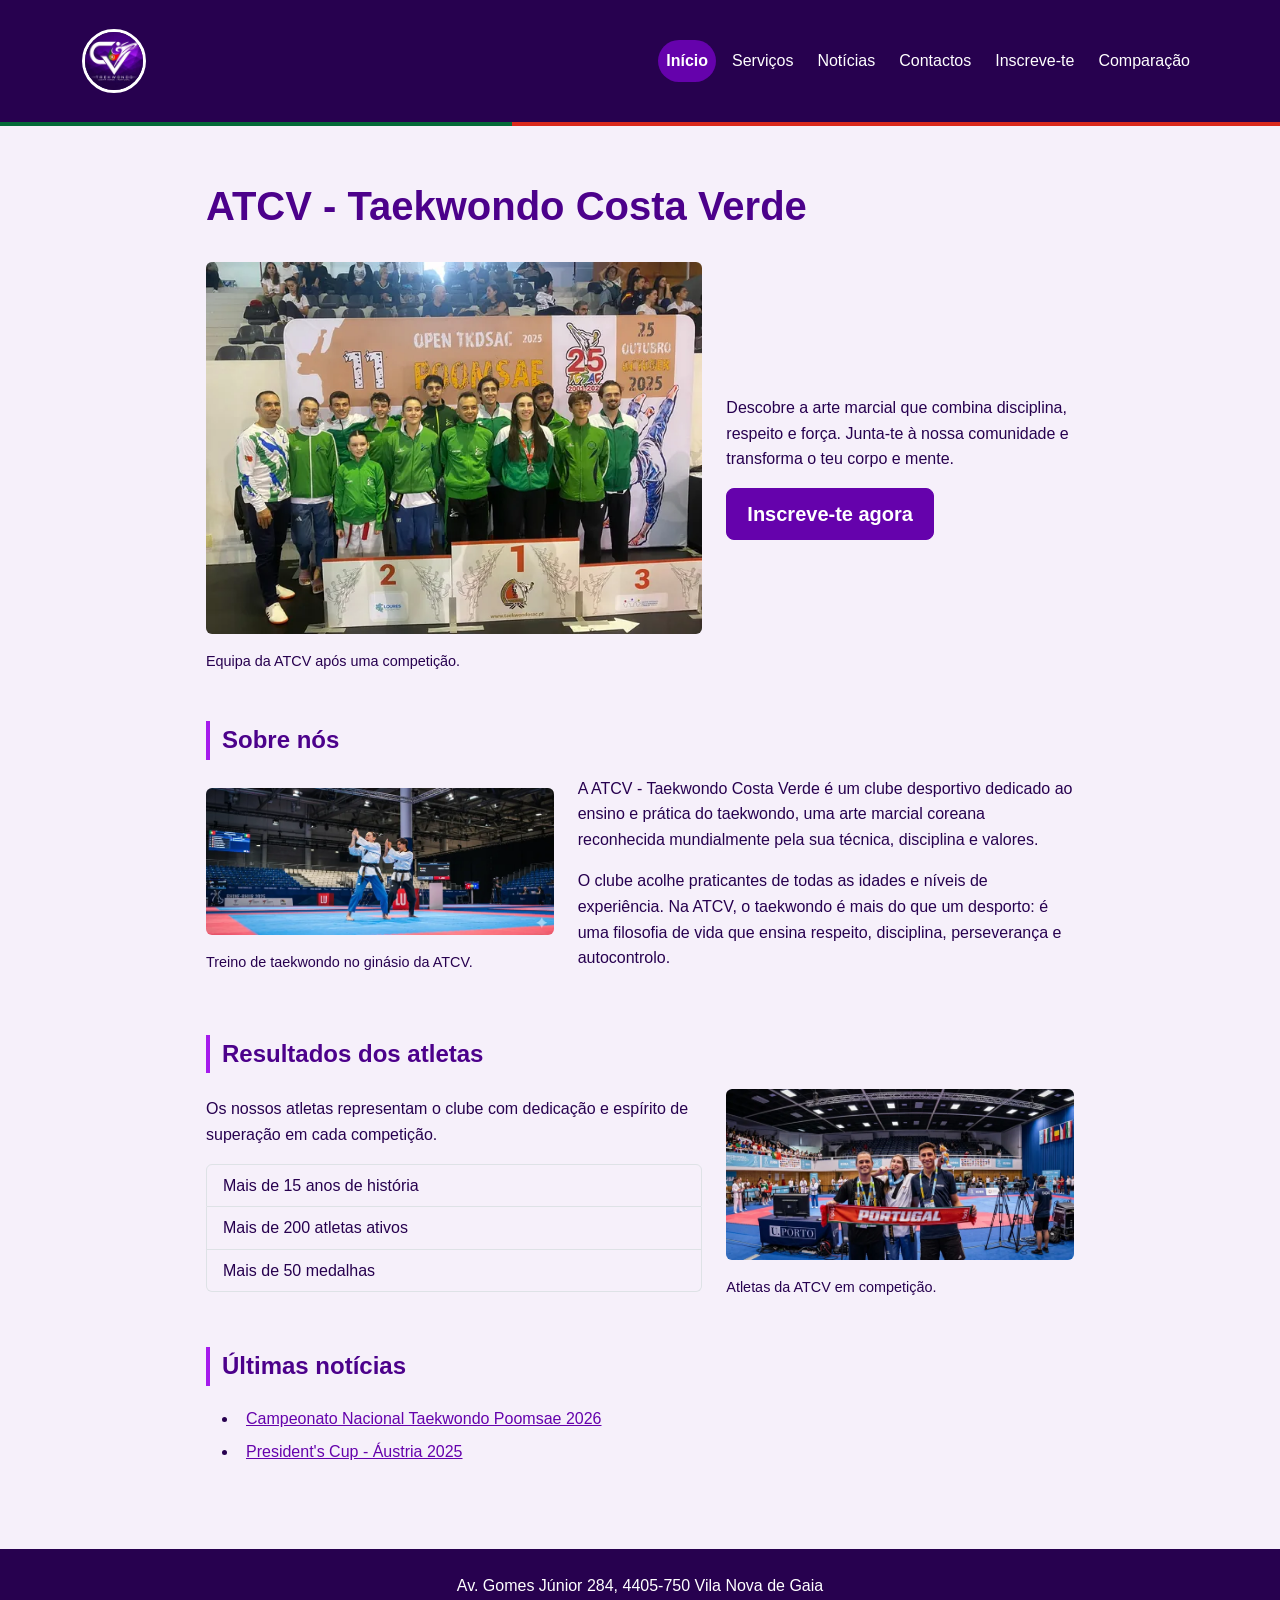
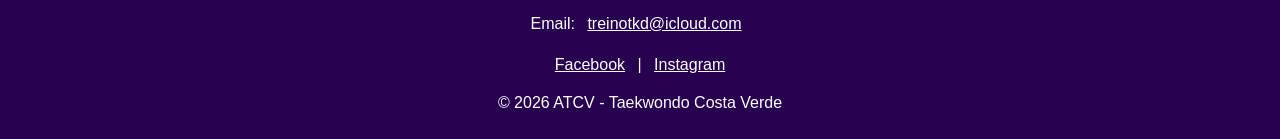
<file: index.html>
<!DOCTYPE html>
<html lang="pt-PT">
<head>
    <meta charset="UTF-8">
    <meta name="viewport" content="width=device-width, initial-scale=1">
    <meta name="description" content="ATCV - Taekwondo Costa Verde: clube de taekwondo em Vila Nova de Gaia para todas as idades. Conhece o clube, os resultados dos atletas e inscreve-te.">
    <link rel="preload" as="image" href="assets/hero-grupo-1200.webp" imagesrcset="assets/hero-grupo-640.webp 640w, assets/hero-grupo-1200.webp 1200w" imagesizes="(min-width: 992px) 500px, 100vw" fetchpriority="high">
    <link rel="icon" href="assets/logotipo.webp" type="image/png">
    <link href="https://cdn.jsdelivr.net/npm/bootstrap@5.3.8/dist/css/bootstrap.min.css" rel="stylesheet">
    <link rel="stylesheet" href="css/style.css">
    <title>Início | ATCV - Taekwondo Costa Verde</title>
</head>
<body>
    <a class="skip-link" href="#conteudo">Saltar para o conteúdo</a>
    <header>
        <nav class="navbar navbar-expand-lg navbar-atcv" data-bs-theme="dark" aria-label="Menu principal">
            <div class="container">
                <a class="navbar-brand" href="index.html">
                    <img src="assets/logotipo.webp" alt="ATCV - Taekwondo Costa Verde, página inicial" width="64" height="64">
                </a>
                <button class="navbar-toggler" type="button" data-bs-toggle="collapse" data-bs-target="#menu" aria-controls="menu" aria-expanded="false" aria-label="Abrir menu">
                    <span class="navbar-toggler-icon"></span>
                </button>
                <div class="collapse navbar-collapse" id="menu">
                    <ul class="navbar-nav ms-auto gap-lg-2"><li class="nav-item"><a class="nav-link active" href="index.html" aria-current="page">Início</a></li><li class="nav-item"><a class="nav-link" href="servicos.html">Serviços</a></li><li class="nav-item"><a class="nav-link" href="noticias.html">Notícias</a></li><li class="nav-item"><a class="nav-link" href="contactos.html">Contactos</a></li><li class="nav-item"><a class="nav-link" href="inscreve-te.html">Inscreve-te</a></li><li class="nav-item"><a class="nav-link" href="comparacao.html">Comparação</a></li></ul>
                </div>
            </div>
        </nav>
    </header>

    <main id="conteudo" class="container py-4 py-lg-5">
        <section class="mb-5">
            <h1>ATCV - Taekwondo Costa Verde</h1>
            <div class="row g-4 align-items-center">
                <div class="col-lg-7">
                    <figure class="mb-0">
                        <img src="assets/hero-grupo-1200.webp" srcset="assets/hero-grupo-640.webp, assets/hero-grupo-1200.webp 1200w" sizes="(min-width: 992px) 500px, 100vw" fetchpriority="high" class="img-fluid rounded" alt="Grupo de atletas e treinadores da ATCV reunidos após uma competição" width="600">
                        <figcaption>Equipa da ATCV após uma competição.</figcaption>
                    </figure>
                </div>
                <div class="col-lg-5">
                    <p>Descobre a arte marcial que combina disciplina, respeito e força. Junta-te à nossa comunidade e transforma o teu corpo e mente.</p>
                    <a class="btn btn-primary btn-lg" href="inscreve-te.html">Inscreve-te agora</a>
                </div>
            </div>
        </section>

        <section class="mb-5">
            <h2>Sobre nós</h2>
            <div class="row g-4 align-items-center">
                <div class="col-md-5">
                    <figure class="mb-0">
                        <img src="assets/sobre-atletas.webp" class="img-fluid rounded" loading="lazy" alt="Atletas de taekwondo a treinar no clube ATCV" width="400">
                        <figcaption>Treino de taekwondo no ginásio da ATCV.</figcaption>
                    </figure>
                </div>
                <div class="col-md-7">
                    <p>A ATCV - Taekwondo Costa Verde é um clube desportivo dedicado ao ensino e prática do taekwondo, uma arte marcial coreana reconhecida mundialmente pela sua técnica, disciplina e valores.</p>
                    <p>O clube acolhe praticantes de todas as idades e níveis de experiência. Na ATCV, o taekwondo é mais do que um desporto: é uma filosofia de vida que ensina respeito, disciplina, perseverança e autocontrolo.</p>
                </div>
            </div>
        </section>

        <section class="mb-5">
            <h2>Resultados dos atletas</h2>
            <div class="row g-4 align-items-center">
                <div class="col-md-5 order-md-2">
                    <figure class="mb-0">
                        <img src="assets/resultados-atletas.webp" class="img-fluid rounded" loading="lazy" alt="Atletas da ATCV em competição" width="400">
                        <figcaption>Atletas da ATCV em competição.</figcaption>
                    </figure>
                </div>
                <div class="col-md-7 order-md-1">
                    <p>Os nossos atletas representam o clube com dedicação e espírito de superação em cada competição.</p>
                    <ul class="list-group">
                        <li class="list-group-item">Mais de 15 anos de história</li>
                        <li class="list-group-item">Mais de 200 atletas ativos</li>
                        <li class="list-group-item">Mais de 50 medalhas</li>
                    </ul>
                </div>
            </div>
        </section>

        <section>
            <h2>Últimas notícias</h2>
            <ul>
                <li><a href="noticias.html">Campeonato Nacional Taekwondo Poomsae 2026</a></li>
                <li><a href="noticias.html">President's Cup - Áustria 2025</a></li>
            </ul>
        </section>
    </main>

    <footer class="footer-atcv text-center py-4">
        <address>Av. Gomes Júnior 284, 4405-750 Vila Nova de Gaia</address>
        <p>Email: <a href="mailto:treinotkd@icloud.com">treinotkd@icloud.com</a></p>
        <p><a href="https://www.facebook.com/atcv.costaverde.1">Facebook</a> | <a href="https://www.instagram.com/atcv_tkdcostaverde_por/">Instagram</a></p>
        <p class="mb-0">&copy; 2026 ATCV - Taekwondo Costa Verde</p>
    </footer>

    <script src="https://cdn.jsdelivr.net/npm/bootstrap@5.3.8/dist/js/bootstrap.bundle.min.js"></script>
</body>
</html>
</file>
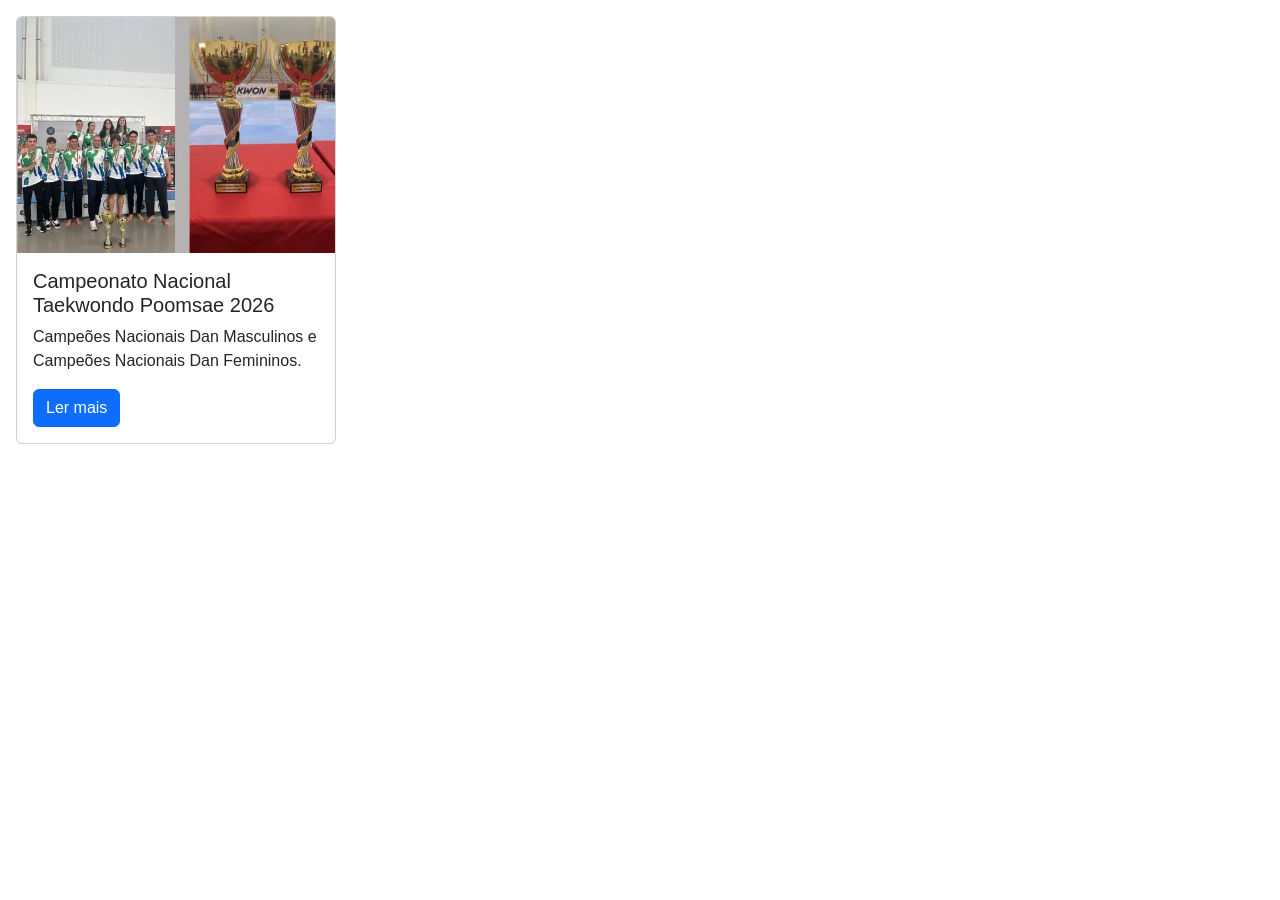
<file: card-bootstrap.html>
<!DOCTYPE html>
<html lang="pt-PT">
<head>
    <meta charset="UTF-8">
    <meta name="viewport" content="width=device-width, initial-scale=1">
    <title>Card com Bootstrap</title>
    <link rel="stylesheet" href="https://cdn.jsdelivr.net/npm/bootstrap@5.3.8/dist/css/bootstrap.min.css">
</head>
<body style="margin:0;padding:16px;font-family:Arial,sans-serif">
    <article class="card" style="max-width:20rem">
        <img src="https://afonso091.github.io/ATCV-Programa-o-WEB-Cliente/assets/noticia-poomsae-2026.webp" class="card-img-top" alt="Atletas da ATCV com troféus no Campeonato Nacional de Taekwondo Poomsae 2026">
        <div class="card-body">
            <h2 class="card-title h5">Campeonato Nacional Taekwondo Poomsae 2026</h2>
            <p class="card-text">Campeões Nacionais Dan Masculinos e Campeões Nacionais Dan Femininos.</p>
            <a href="https://afonso091.github.io/ATCV-Programa-o-WEB-Cliente/noticias.html" class="btn btn-primary">Ler mais</a>
        </div>
    </article>
</body>
</html>
</file>
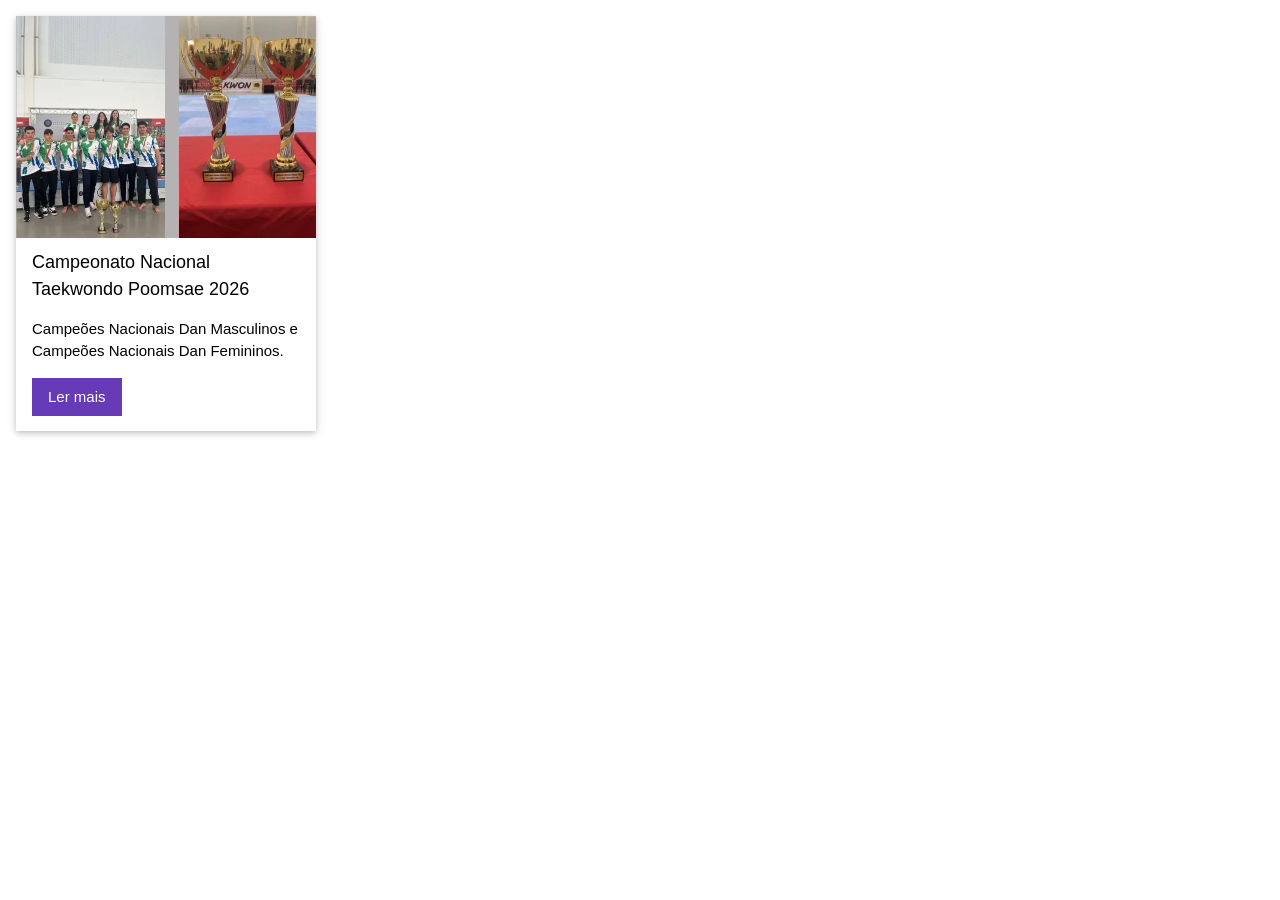
<file: card-w3css.html>
<!DOCTYPE html>
<html lang="pt-PT">
<head>
    <meta charset="UTF-8">
    <meta name="viewport" content="width=device-width, initial-scale=1">
    <title>Card com W3.CSS</title>
    <link rel="stylesheet" href="https://www.w3schools.com/w3css/4/w3.css">
</head>
<body style="margin:0;padding:16px;font-family:Arial,sans-serif">
    <article class="w3-card w3-white" style="max-width:20rem">
        <img src="https://afonso091.github.io/ATCV-Programa-o-WEB-Cliente/assets/noticia-poomsae-2026.webp" style="width:100%" alt="Atletas da ATCV com troféus no Campeonato Nacional de Taekwondo Poomsae 2026">
        <div class="w3-container">
            <h2 class="w3-large">Campeonato Nacional Taekwondo Poomsae 2026</h2>
            <p>Campeões Nacionais Dan Masculinos e Campeões Nacionais Dan Femininos.</p>
            <p><a href="https://afonso091.github.io/ATCV-Programa-o-WEB-Cliente/noticias.html" class="w3-button w3-deep-purple">Ler mais</a></p>
        </div>
    </article>
</body>
</html>
</file>
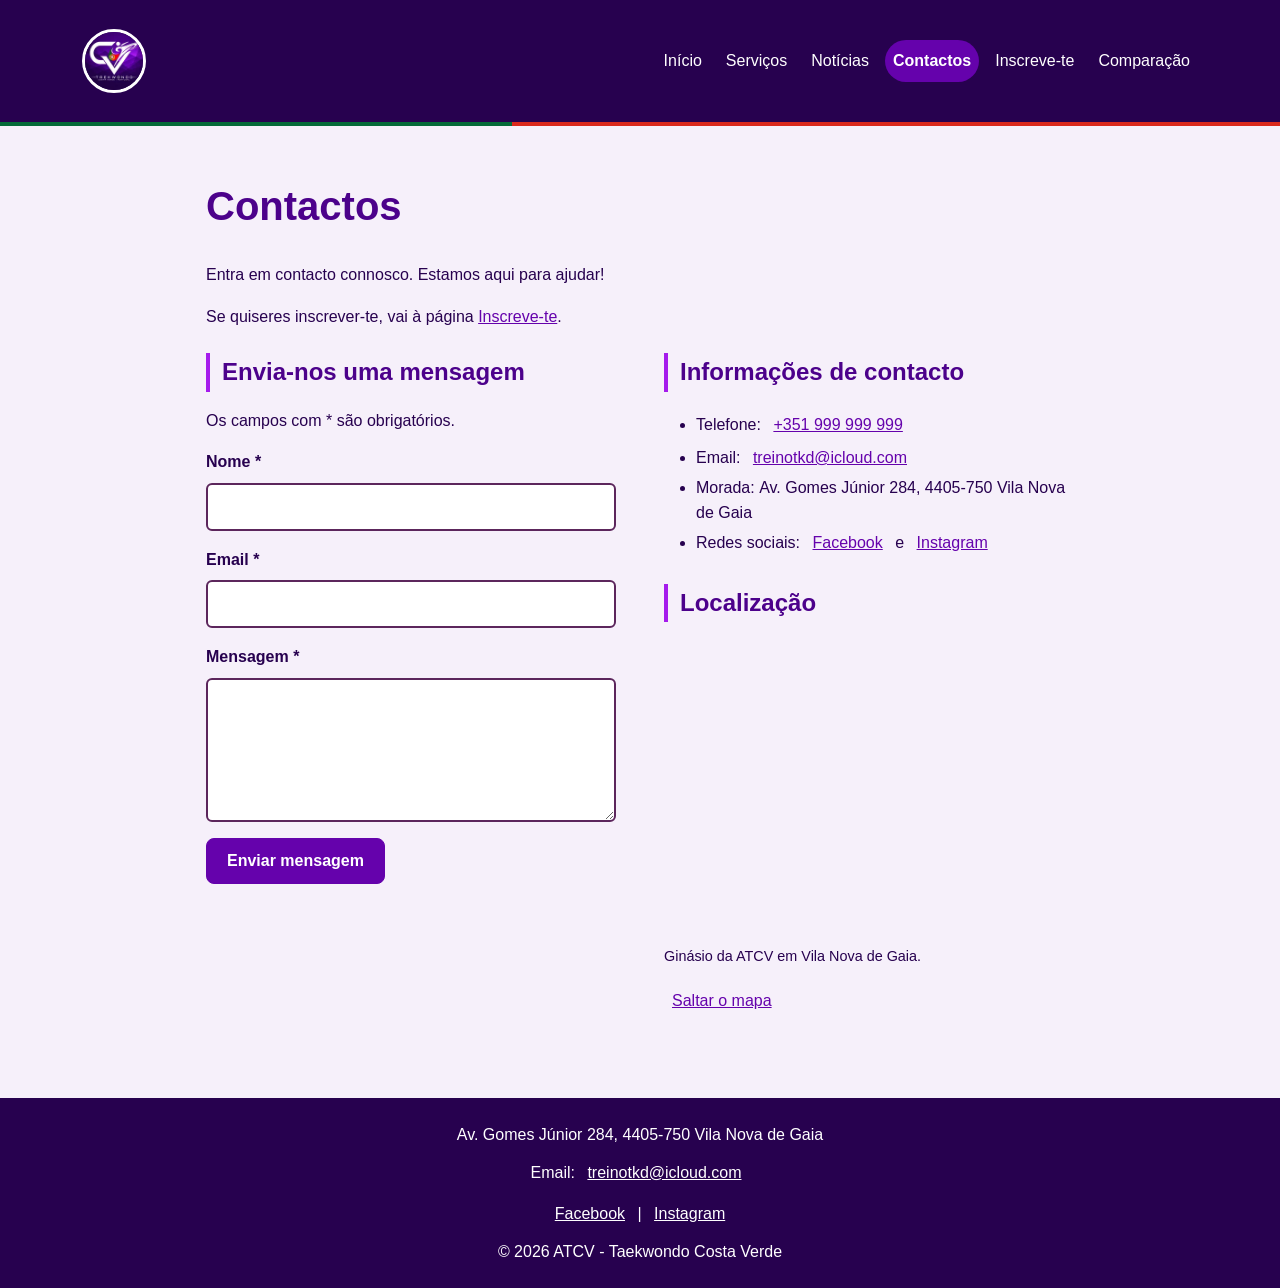
<file: contactos.html>
<!DOCTYPE html>
<html lang="pt-PT">
<head>
    <meta charset="UTF-8">
    <meta name="viewport" content="width=device-width, initial-scale=1">
    <meta name="description" content="Contacta a ATCV - Taekwondo Costa Verde: telefone, email, morada em Vila Nova de Gaia e mapa com a localização do ginásio.">
    <link rel="icon" href="assets/logotipo.webp" type="image/png">
    <link href="https://cdn.jsdelivr.net/npm/bootstrap@5.3.8/dist/css/bootstrap.min.css" rel="stylesheet">
    <link rel="stylesheet" href="css/style.css">
    <title>Contactos | ATCV - Taekwondo Costa Verde</title>
</head>
<body>
    <a class="skip-link" href="#conteudo">Saltar para o conteúdo</a>
    <header>
        <nav class="navbar navbar-expand-lg navbar-atcv" data-bs-theme="dark" aria-label="Menu principal">
            <div class="container">
                <a class="navbar-brand" href="index.html">
                    <img src="assets/logotipo.webp" alt="ATCV - Taekwondo Costa Verde, página inicial" width="64" height="64">
                </a>
                <button class="navbar-toggler" type="button" data-bs-toggle="collapse" data-bs-target="#menu" aria-controls="menu" aria-expanded="false" aria-label="Abrir menu">
                    <span class="navbar-toggler-icon"></span>
                </button>
                <div class="collapse navbar-collapse" id="menu">
                    <ul class="navbar-nav ms-auto gap-lg-2"><li class="nav-item"><a class="nav-link" href="index.html">Início</a></li><li class="nav-item"><a class="nav-link" href="servicos.html">Serviços</a></li><li class="nav-item"><a class="nav-link" href="noticias.html">Notícias</a></li><li class="nav-item"><a class="nav-link active" href="contactos.html" aria-current="page">Contactos</a></li><li class="nav-item"><a class="nav-link" href="inscreve-te.html">Inscreve-te</a></li><li class="nav-item"><a class="nav-link" href="comparacao.html">Comparação</a></li></ul>
                </div>
            </div>
        </nav>
    </header>

    <main id="conteudo" class="container py-4 py-lg-5">
        <section class="mb-4">
            <h1>Contactos</h1>
            <p>Entra em contacto connosco. Estamos aqui para ajudar!</p>
            <p>Se quiseres inscrever-te, vai à página <a href="inscreve-te.html">Inscreve-te</a>.</p>
        </section>

        <div class="row g-5">
            <section class="col-lg-6">
                <h2>Envia-nos uma mensagem</h2>
                <p>Os campos com * são obrigatórios.</p>
                <form action="#" method="post">
                    <div class="mb-3">
                        <label for="nome" class="form-label">Nome *</label>
                        <input type="text" class="form-control" id="nome" name="nome" required minlength="3" autocomplete="name">
                    </div>
                    <div class="mb-3">
                        <label for="email" class="form-label">Email *</label>
                        <input type="email" class="form-control" id="email" name="email" required autocomplete="email">
                    </div>
                    <div class="mb-3">
                        <label for="mensagem" class="form-label">Mensagem *</label>
                        <textarea class="form-control" id="mensagem" name="mensagem" rows="5" required minlength="10"></textarea>
                    </div>
                    <button type="submit" class="btn btn-primary">Enviar mensagem</button>
                </form>
            </section>

            <div class="col-lg-6">
                <section class="mb-4">
                    <h2>Informações de contacto</h2>
                    <ul>
                        <li>Telefone: <a href="tel:+351999999999">+351 999 999 999</a></li>
                        <li>Email: <a href="mailto:treinotkd@icloud.com">treinotkd@icloud.com</a></li>
                        <li>Morada: <address>Av. Gomes Júnior 284, 4405-750 Vila Nova de Gaia</address></li>
                        <li>Redes sociais: <a href="https://www.facebook.com/atcv.costaverde.1">Facebook</a> e <a href="https://www.instagram.com/atcv_tkdcostaverde_por/">Instagram</a></li>
                    </ul>
                </section>
                <section>
                    <h2>Localização</h2>
                    <figure>
                        <div class="ratio ratio-4x3">
                            <iframe src="https://maps.google.com/maps?q=41.1120679,-8.6362387&amp;z=17&amp;output=embed" title="Mapa com a localização da ATCV, em Vila Nova de Gaia"></iframe>
                        </div>
                        <figcaption>Ginásio da ATCV em Vila Nova de Gaia.</figcaption>
                    </figure>
                    <p><a class="salto" href="#rodape">Saltar o mapa</a></p>
                </section>
            </div>
        </div>
    </main>

    <footer id="rodape" class="footer-atcv text-center py-4">
        <address>Av. Gomes Júnior 284, 4405-750 Vila Nova de Gaia</address>
        <p>Email: <a href="mailto:treinotkd@icloud.com">treinotkd@icloud.com</a></p>
        <p><a href="https://www.facebook.com/atcv.costaverde.1">Facebook</a> | <a href="https://www.instagram.com/atcv_tkdcostaverde_por/">Instagram</a></p>
        <p class="mb-0">&copy; 2026 ATCV - Taekwondo Costa Verde</p>
    </footer>

    <script src="https://cdn.jsdelivr.net/npm/bootstrap@5.3.8/dist/js/bootstrap.bundle.min.js"></script>
</body>
</html>
</file>
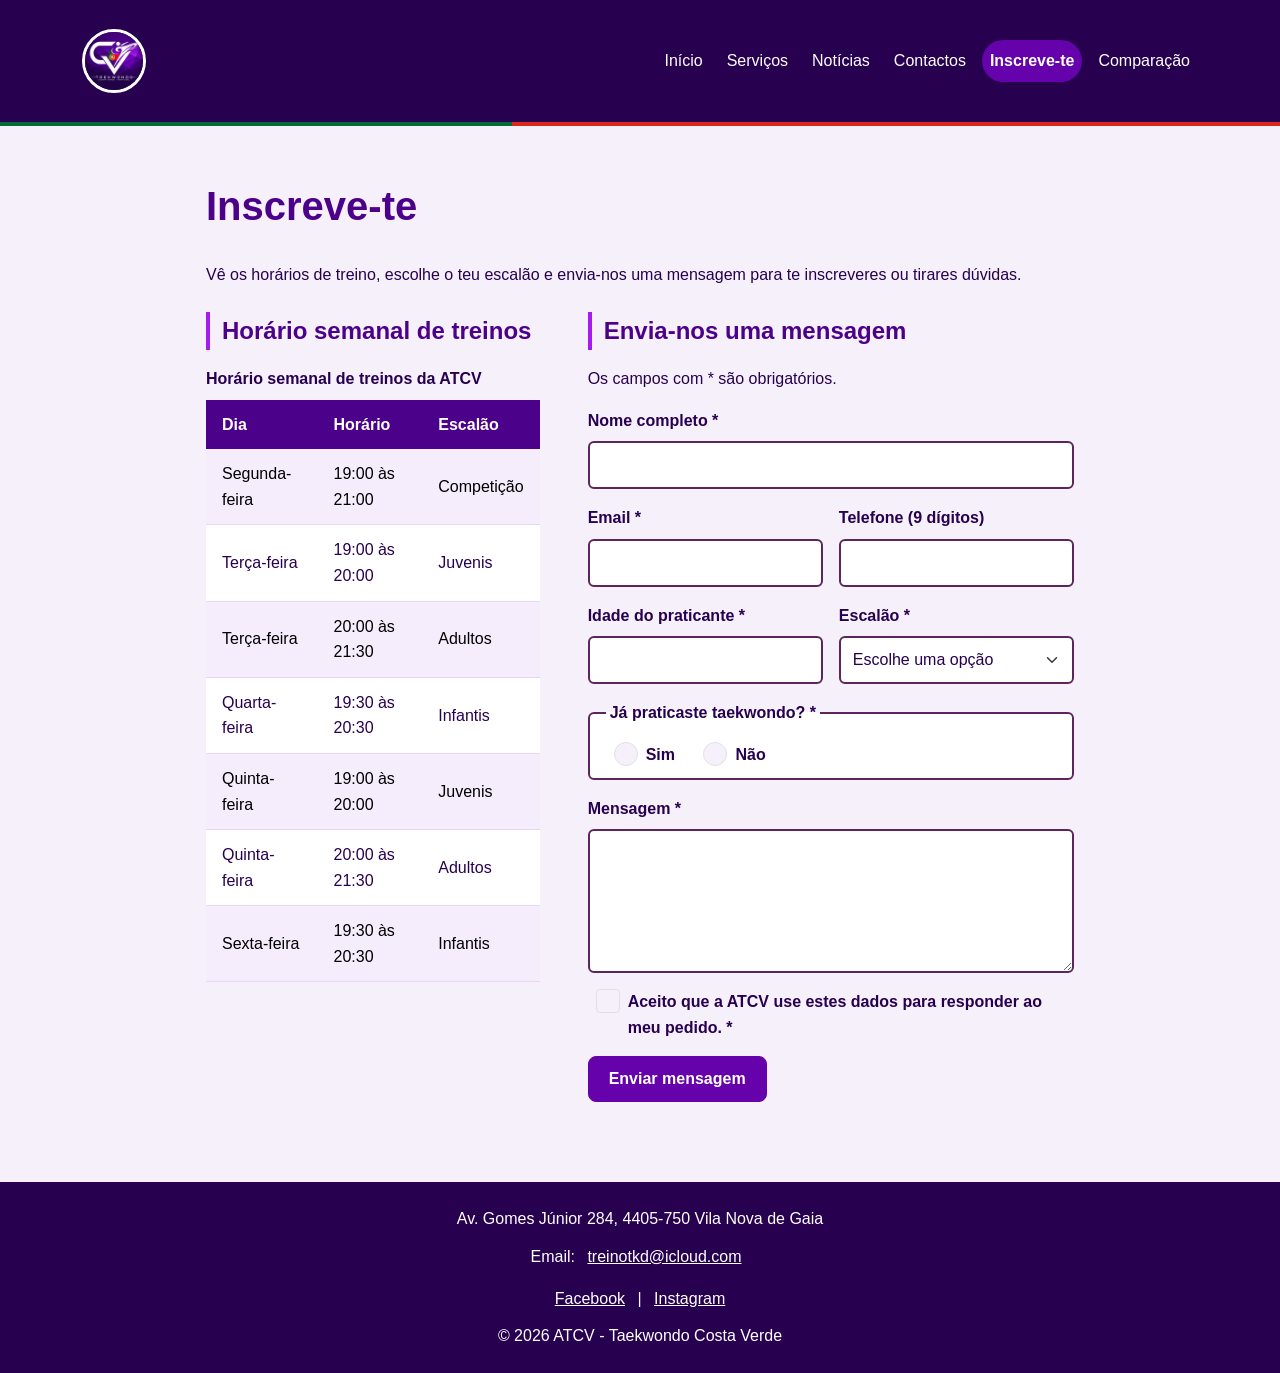
<file: inscreve-te.html>
<!DOCTYPE html>
<html lang="pt-PT">
<head>
    <meta charset="UTF-8">
    <meta name="viewport" content="width=device-width, initial-scale=1">
    <meta name="description" content="Inscreve-te na ATCV - Taekwondo Costa Verde: consulta o horário semanal de treinos, escolhe o escalão e envia o teu pedido de inscrição.">
    <link rel="icon" href="assets/logotipo.webp" type="image/png">
    <link href="https://cdn.jsdelivr.net/npm/bootstrap@5.3.8/dist/css/bootstrap.min.css" rel="stylesheet">
    <link rel="stylesheet" href="css/style.css">
    <title>Inscreve-te | ATCV - Taekwondo Costa Verde</title>
</head>
<body>
    <a class="skip-link" href="#conteudo">Saltar para o conteúdo</a>
    <header>
        <nav class="navbar navbar-expand-lg navbar-atcv" data-bs-theme="dark" aria-label="Menu principal">
            <div class="container">
                <a class="navbar-brand" href="index.html">
                    <img src="assets/logotipo.webp" alt="ATCV - Taekwondo Costa Verde, página inicial" width="64" height="64">
                </a>
                <button class="navbar-toggler" type="button" data-bs-toggle="collapse" data-bs-target="#menu" aria-controls="menu" aria-expanded="false" aria-label="Abrir menu">
                    <span class="navbar-toggler-icon"></span>
                </button>
                <div class="collapse navbar-collapse" id="menu">
                    <ul class="navbar-nav ms-auto gap-lg-2"><li class="nav-item"><a class="nav-link" href="index.html">Início</a></li><li class="nav-item"><a class="nav-link" href="servicos.html">Serviços</a></li><li class="nav-item"><a class="nav-link" href="noticias.html">Notícias</a></li><li class="nav-item"><a class="nav-link" href="contactos.html">Contactos</a></li><li class="nav-item"><a class="nav-link active" href="inscreve-te.html" aria-current="page">Inscreve-te</a></li><li class="nav-item"><a class="nav-link" href="comparacao.html">Comparação</a></li></ul>
                </div>
            </div>
        </nav>
    </header>

    <main id="conteudo" class="container py-4 py-lg-5">
        <section class="mb-4">
            <h1>Inscreve-te</h1>
            <p>Vê os horários de treino, escolhe o teu escalão e envia-nos uma mensagem para te inscreveres ou tirares dúvidas.</p>
        </section>

        <div class="row g-5">
            <section class="col-lg-5">
                <h2>Horário semanal de treinos</h2>
                <div class="table-responsive">
                    <table class="table table-striped table-hover align-middle">
                        <caption>Horário semanal de treinos da ATCV</caption>
                        <thead>
                            <tr><th scope="col">Dia</th><th scope="col">Horário</th><th scope="col">Escalão</th></tr>
                        </thead>
                        <tbody>
                        <tr><td>Segunda-feira</td><td>19:00 às 21:00</td><td>Competição</td></tr>
                        <tr><td>Terça-feira</td><td>19:00 às 20:00</td><td>Juvenis</td></tr>
                        <tr><td>Terça-feira</td><td>20:00 às 21:30</td><td>Adultos</td></tr>
                        <tr><td>Quarta-feira</td><td>19:30 às 20:30</td><td>Infantis</td></tr>
                        <tr><td>Quinta-feira</td><td>19:00 às 20:00</td><td>Juvenis</td></tr>
                        <tr><td>Quinta-feira</td><td>20:00 às 21:30</td><td>Adultos</td></tr>
                        <tr><td>Sexta-feira</td><td>19:30 às 20:30</td><td>Infantis</td></tr>
                        </tbody>
                    </table>
                </div>
            </section>

            <section class="col-lg-7">
                <h2>Envia-nos uma mensagem</h2>
                <p>Os campos com * são obrigatórios.</p>
                <form action="#" method="post">
                    <div class="mb-3">
                        <label for="nome" class="form-label">Nome completo *</label>
                        <input type="text" class="form-control" id="nome" name="nome" required minlength="3" autocomplete="name">
                    </div>
                    <div class="row g-3 mb-3">
                        <div class="col-md-6">
                            <label for="email" class="form-label">Email *</label>
                            <input type="email" class="form-control" id="email" name="email" required autocomplete="email">
                        </div>
                        <div class="col-md-6">
                            <label for="telefone" class="form-label">Telefone (9 dígitos)</label>
                            <input type="tel" class="form-control" id="telefone" name="telefone" pattern="[0-9]{9}" title="Escreve 9 dígitos, sem espaços" autocomplete="tel">
                        </div>
                        <div class="col-md-6">
                            <label for="idade" class="form-label">Idade do praticante *</label>
                            <input type="number" class="form-control" id="idade" name="idade" min="5" max="99" required>
                        </div>
                        <div class="col-md-6">
                            <label for="escalao" class="form-label">Escalão *</label>
                            <select class="form-select" id="escalao" name="escalao" required>
                                <option value="">Escolhe uma opção</option>
                                <option value="infantis">Infantis (8 a 12 anos)</option>
                                <option value="juvenis">Juvenis (13 a 17 anos)</option>
                                <option value="adultos">Adultos (18 ou mais anos)</option>
                            </select>
                        </div>
                    </div>
                    <fieldset class="mb-3">
                        <legend class="form-label fs-6">Já praticaste taekwondo? *</legend>
                        <div class="form-check form-check-inline">
                            <input class="form-check-input" type="radio" id="exp-sim" name="experiencia" value="sim" required>
                            <label class="form-check-label" for="exp-sim">Sim</label>
                        </div>
                        <div class="form-check form-check-inline">
                            <input class="form-check-input" type="radio" id="exp-nao" name="experiencia" value="nao">
                            <label class="form-check-label" for="exp-nao">Não</label>
                        </div>
                    </fieldset>
                    <div class="mb-3">
                        <label for="mensagem" class="form-label">Mensagem *</label>
                        <textarea class="form-control" id="mensagem" name="mensagem" rows="5" required minlength="10"></textarea>
                    </div>
                    <div class="form-check mb-3">
                        <input class="form-check-input" type="checkbox" id="rgpd" name="rgpd" required>
                        <label class="form-check-label" for="rgpd">Aceito que a ATCV use estes dados para responder ao meu pedido. *</label>
                    </div>
                    <button type="submit" class="btn btn-primary">Enviar mensagem</button>
                </form>
            </section>
        </div>
    </main>

    <footer class="footer-atcv text-center py-4">
        <address>Av. Gomes Júnior 284, 4405-750 Vila Nova de Gaia</address>
        <p>Email: <a href="mailto:treinotkd@icloud.com">treinotkd@icloud.com</a></p>
        <p><a href="https://www.facebook.com/atcv.costaverde.1">Facebook</a> | <a href="https://www.instagram.com/atcv_tkdcostaverde_por/">Instagram</a></p>
        <p class="mb-0">&copy; 2026 ATCV - Taekwondo Costa Verde</p>
    </footer>

    <script src="https://cdn.jsdelivr.net/npm/bootstrap@5.3.8/dist/js/bootstrap.bundle.min.js"></script>
</body>
</html>
</file>
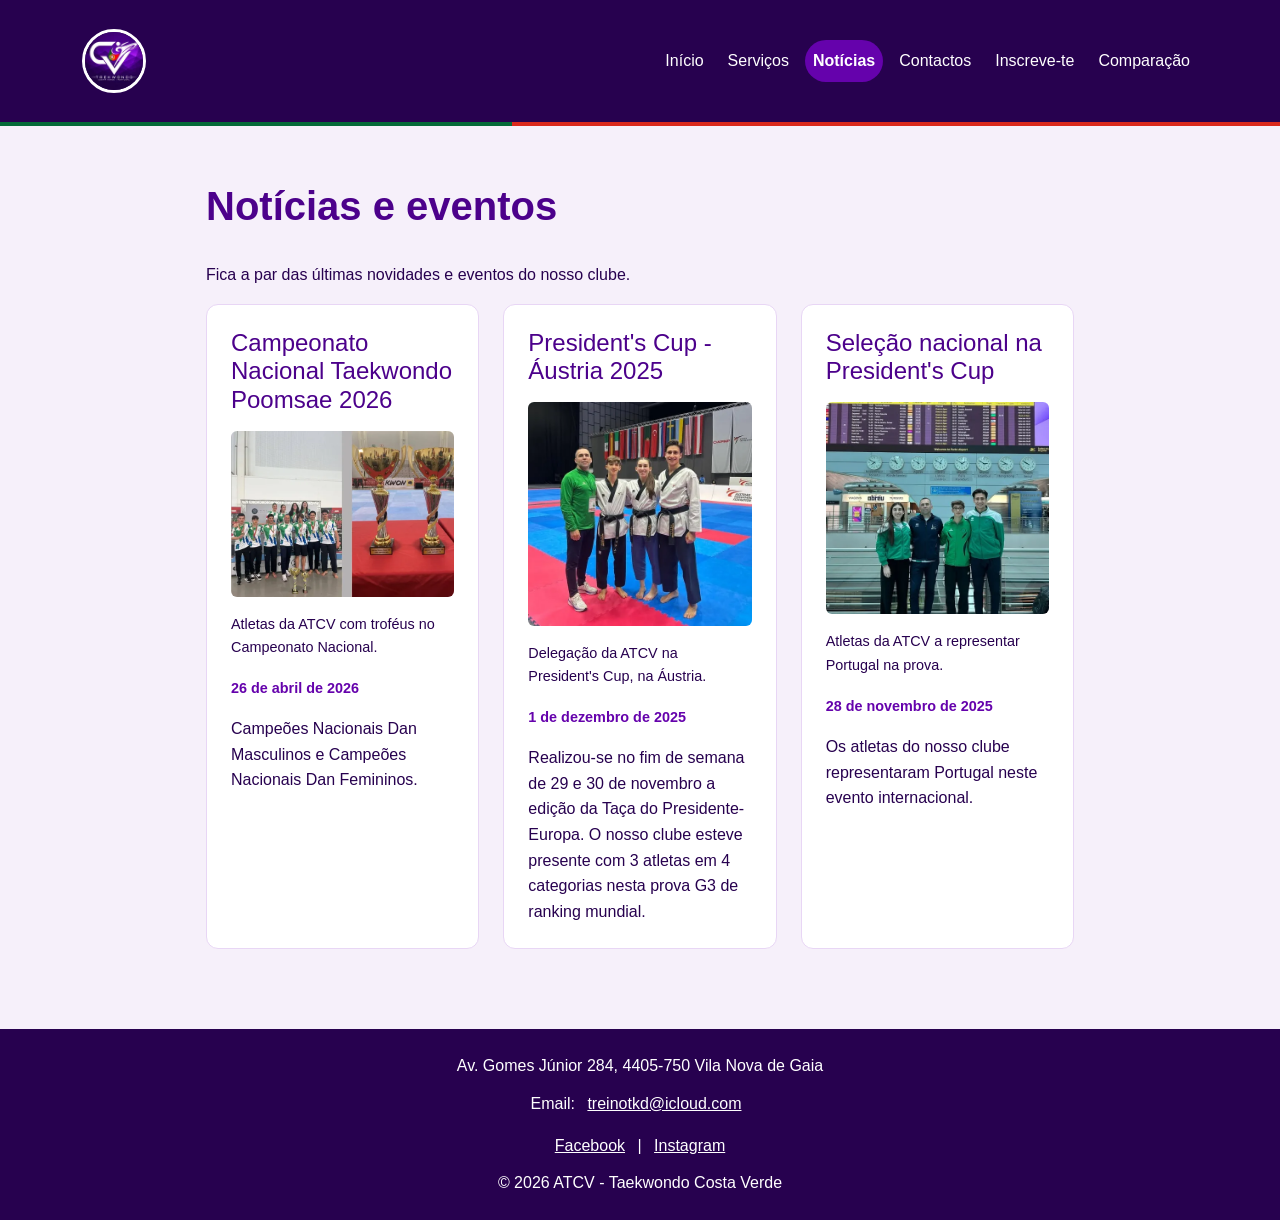
<file: noticias.html>
<!DOCTYPE html>
<html lang="pt-PT">
<head>
    <meta charset="UTF-8">
    <meta name="viewport" content="width=device-width, initial-scale=1">
    <meta name="description" content="Últimas notícias da ATCV - Taekwondo Costa Verde: resultados em campeonatos nacionais e internacionais, como o Poomsae 2026 e a President's Cup.">
    <link rel="icon" href="assets/logotipo.webp" type="image/png">
    <link href="https://cdn.jsdelivr.net/npm/bootstrap@5.3.8/dist/css/bootstrap.min.css" rel="stylesheet">
    <link rel="stylesheet" href="css/style.css">
    <title>Notícias e eventos | ATCV - Taekwondo Costa Verde</title>
</head>
<body>
    <a class="skip-link" href="#conteudo">Saltar para o conteúdo</a>
    <header>
        <nav class="navbar navbar-expand-lg navbar-atcv" data-bs-theme="dark" aria-label="Menu principal">
            <div class="container">
                <a class="navbar-brand" href="index.html">
                    <img src="assets/logotipo.webp" alt="ATCV - Taekwondo Costa Verde, página inicial" width="64" height="64">
                </a>
                <button class="navbar-toggler" type="button" data-bs-toggle="collapse" data-bs-target="#menu" aria-controls="menu" aria-expanded="false" aria-label="Abrir menu">
                    <span class="navbar-toggler-icon"></span>
                </button>
                <div class="collapse navbar-collapse" id="menu">
                    <ul class="navbar-nav ms-auto gap-lg-2"><li class="nav-item"><a class="nav-link" href="index.html">Início</a></li><li class="nav-item"><a class="nav-link" href="servicos.html">Serviços</a></li><li class="nav-item"><a class="nav-link active" href="noticias.html" aria-current="page">Notícias</a></li><li class="nav-item"><a class="nav-link" href="contactos.html">Contactos</a></li><li class="nav-item"><a class="nav-link" href="inscreve-te.html">Inscreve-te</a></li><li class="nav-item"><a class="nav-link" href="comparacao.html">Comparação</a></li></ul>
                </div>
            </div>
        </nav>
    </header>

    <main id="conteudo" class="container py-4 py-lg-5">
        <section>
            <h1>Notícias e eventos</h1>
            <p>Fica a par das últimas novidades e eventos do nosso clube.</p>
            <div class="row row-cols-1 row-cols-md-2 row-cols-lg-3 g-4">
                <div class="col">
                    <article class="card h-100">
                        <div class="card-body">
                            <h2 class="card-title h5">Campeonato Nacional Taekwondo Poomsae 2026</h2>
                            <figure>
                                <img src="assets/noticia-poomsae-2026.webp" class="img-fluid rounded" alt="Atletas da ATCV com troféus no Campeonato Nacional de Taekwondo Poomsae 2026" width="300">
                                <figcaption>Atletas da ATCV com troféus no Campeonato Nacional.</figcaption>
                            </figure>
                            <p><time datetime="2026-04-26">26 de abril de 2026</time></p>
                            <p class="card-text">Campeões Nacionais Dan Masculinos e Campeões Nacionais Dan Femininos.</p>
                        </div>
                    </article>
                </div>
                <div class="col">
                    <article class="card h-100">
                        <div class="card-body">
                            <h2 class="card-title h5">President's Cup - Áustria 2025</h2>
                            <figure>
                                <img src="assets/noticia-presidents-cup-1.webp" class="img-fluid rounded" alt="Atletas e treinadores da ATCV na President's Cup, na Áustria" width="300">
                                <figcaption>Delegação da ATCV na President's Cup, na Áustria.</figcaption>
                            </figure>
                            <p><time datetime="2025-12-01">1 de dezembro de 2025</time></p>
                            <p class="card-text">Realizou-se no fim de semana de 29 e 30 de novembro a edição da Taça do Presidente-Europa. O nosso clube esteve presente com 3 atletas em 4 categorias nesta prova G3 de ranking mundial.</p>
                        </div>
                    </article>
                </div>
                <div class="col">
                    <article class="card h-100">
                        <div class="card-body">
                            <h2 class="card-title h5">Seleção nacional na President's Cup</h2>
                            <figure>
                                <img src="assets/noticia-presidents-cup-2.webp" class="img-fluid rounded" alt="Atletas da ATCV com fatos de treino verdes num pavilhão, na President's Cup" width="300">
                                <figcaption>Atletas da ATCV a representar Portugal na prova.</figcaption>
                            </figure>
                            <p><time datetime="2025-11-28">28 de novembro de 2025</time></p>
                            <p class="card-text">Os atletas do nosso clube representaram Portugal neste evento internacional.</p>
                        </div>
                    </article>
                </div>
            </div>
        </section>
    </main>

    <footer class="footer-atcv text-center py-4">
        <address>Av. Gomes Júnior 284, 4405-750 Vila Nova de Gaia</address>
        <p>Email: <a href="mailto:treinotkd@icloud.com">treinotkd@icloud.com</a></p>
        <p><a href="https://www.facebook.com/atcv.costaverde.1">Facebook</a> | <a href="https://www.instagram.com/atcv_tkdcostaverde_por/">Instagram</a></p>
        <p class="mb-0">&copy; 2026 ATCV - Taekwondo Costa Verde</p>
    </footer>

    <script src="https://cdn.jsdelivr.net/npm/bootstrap@5.3.8/dist/js/bootstrap.bundle.min.js"></script>
</body>
</html>
</file>
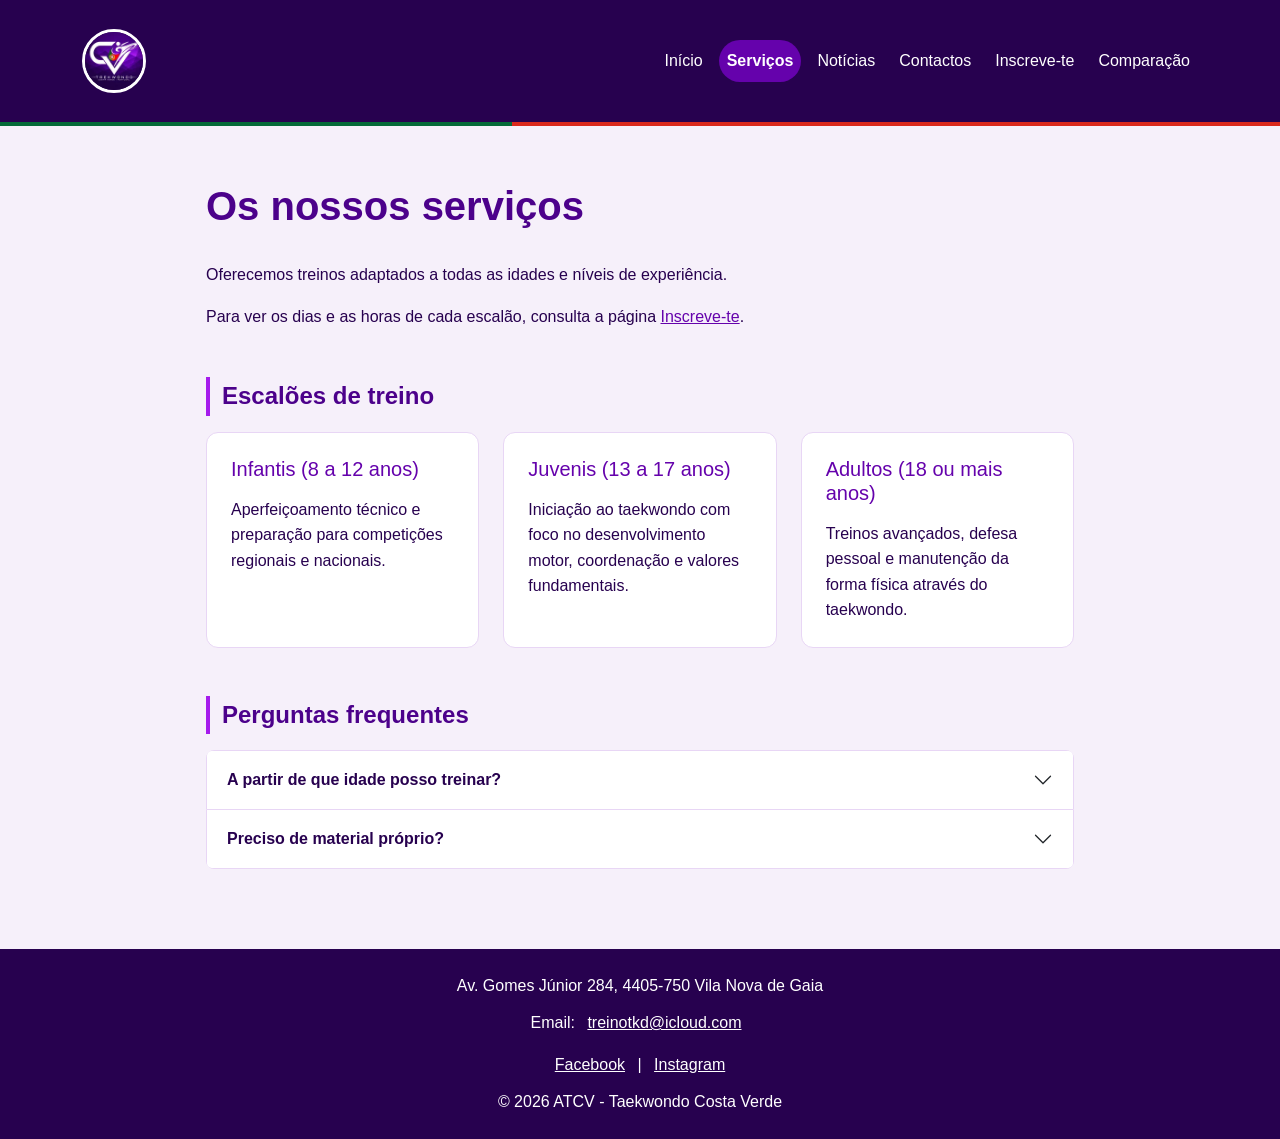
<file: servicos.html>
<!DOCTYPE html>
<html lang="pt-PT">
<head>
    <meta charset="UTF-8">
    <meta name="viewport" content="width=device-width, initial-scale=1">
    <meta name="description" content="Treinos de taekwondo para infantis, juvenis e adultos na ATCV, em Vila Nova de Gaia. Vê os escalões e as respostas às perguntas frequentes.">
    <link rel="icon" href="assets/logotipo.webp" type="image/png">
    <link href="https://cdn.jsdelivr.net/npm/bootstrap@5.3.8/dist/css/bootstrap.min.css" rel="stylesheet">
    <link rel="stylesheet" href="css/style.css">
    <title>Serviços | ATCV - Taekwondo Costa Verde</title>
</head>
<body>
    <a class="skip-link" href="#conteudo">Saltar para o conteúdo</a>
    <header>
        <nav class="navbar navbar-expand-lg navbar-atcv" data-bs-theme="dark" aria-label="Menu principal">
            <div class="container">
                <a class="navbar-brand" href="index.html">
                    <img src="assets/logotipo.webp" alt="ATCV - Taekwondo Costa Verde, página inicial" width="64" height="64">
                </a>
                <button class="navbar-toggler" type="button" data-bs-toggle="collapse" data-bs-target="#menu" aria-controls="menu" aria-expanded="false" aria-label="Abrir menu">
                    <span class="navbar-toggler-icon"></span>
                </button>
                <div class="collapse navbar-collapse" id="menu">
                    <ul class="navbar-nav ms-auto gap-lg-2"><li class="nav-item"><a class="nav-link" href="index.html">Início</a></li><li class="nav-item"><a class="nav-link active" href="servicos.html" aria-current="page">Serviços</a></li><li class="nav-item"><a class="nav-link" href="noticias.html">Notícias</a></li><li class="nav-item"><a class="nav-link" href="contactos.html">Contactos</a></li><li class="nav-item"><a class="nav-link" href="inscreve-te.html">Inscreve-te</a></li><li class="nav-item"><a class="nav-link" href="comparacao.html">Comparação</a></li></ul>
                </div>
            </div>
        </nav>
    </header>

    <main id="conteudo" class="container py-4 py-lg-5">
        <section class="mb-5">
            <h1>Os nossos serviços</h1>
            <p>Oferecemos treinos adaptados a todas as idades e níveis de experiência.</p>
            <p>Para ver os dias e as horas de cada escalão, consulta a página <a href="inscreve-te.html">Inscreve-te</a>.</p>
        </section>

        <section class="mb-5">
            <h2>Escalões de treino</h2>
            <div class="row row-cols-1 row-cols-md-2 row-cols-lg-3 g-4">
                <div class="col">
                    <article class="card h-100">
                        <div class="card-body">
                            <h3 class="card-title h5">Infantis (8 a 12 anos)</h3>
                            <p class="card-text">Aperfeiçoamento técnico e preparação para competições regionais e nacionais.</p>
                        </div>
                    </article>
                </div>
                <div class="col">
                    <article class="card h-100">
                        <div class="card-body">
                            <h3 class="card-title h5">Juvenis (13 a 17 anos)</h3>
                            <p class="card-text">Iniciação ao taekwondo com foco no desenvolvimento motor, coordenação e valores fundamentais.</p>
                        </div>
                    </article>
                </div>
                <div class="col">
                    <article class="card h-100">
                        <div class="card-body">
                            <h3 class="card-title h5">Adultos (18 ou mais anos)</h3>
                            <p class="card-text">Treinos avançados, defesa pessoal e manutenção da forma física através do taekwondo.</p>
                        </div>
                    </article>
                </div>
            </div>
        </section>

        <section>
            <h2>Perguntas frequentes</h2>
            <div class="accordion" id="faq">
                <div class="accordion-item">
                    <h3 class="accordion-header">
                        <button class="accordion-button collapsed" type="button" data-bs-toggle="collapse" data-bs-target="#faq1" aria-expanded="false" aria-controls="faq1">A partir de que idade posso treinar?</button>
                    </h3>
                    <div id="faq1" class="accordion-collapse collapse" data-bs-parent="#faq">
                        <div class="accordion-body">Os infantis começam aos 8 anos. Também há treinos de juvenis e de adultos.</div>
                    </div>
                </div>
                <div class="accordion-item">
                    <h3 class="accordion-header">
                        <button class="accordion-button collapsed" type="button" data-bs-toggle="collapse" data-bs-target="#faq2" aria-expanded="false" aria-controls="faq2">Preciso de material próprio?</button>
                    </h3>
                    <div id="faq2" class="accordion-collapse collapse" data-bs-parent="#faq">
                        <div class="accordion-body">Nos primeiros treinos podes vir com roupa desportiva. O clube indica depois o fato e o restante material.</div>
                    </div>
                </div>
            </div>
        </section>
    </main>

    <footer class="footer-atcv text-center py-4">
        <address>Av. Gomes Júnior 284, 4405-750 Vila Nova de Gaia</address>
        <p>Email: <a href="mailto:treinotkd@icloud.com">treinotkd@icloud.com</a></p>
        <p><a href="https://www.facebook.com/atcv.costaverde.1">Facebook</a> | <a href="https://www.instagram.com/atcv_tkdcostaverde_por/">Instagram</a></p>
        <p class="mb-0">&copy; 2026 ATCV - Taekwondo Costa Verde</p>
    </footer>

    <script src="https://cdn.jsdelivr.net/npm/bootstrap@5.3.8/dist/js/bootstrap.bundle.min.js"></script>
</body>
</html>
</file>
<file: css/style.css>
/* ATCV - personalizações do Bootstrap 5.3.8 (o código da framework não é alterado).
   Carregar DEPOIS do bootstrap.min.css. */
:root {
    --cor-noite: #27014F;
    --cor-indigo: #4C018B;
    --cor-acao: #6502AC;
    --cor-energia: #A51BEC;
    --cor-borda: #5C265C;
    --cor-branco: #ffffff;
    --cor-superficie: #f5ecfc;
    --cor-pagina: #f6f0fa;
    --cor-verde: #046A38;
    --cor-vermelho: #DA291C;

    /* 1. Variáveis do Bootstrap com a paleta ATCV */
    --bs-primary: #6502AC;
    --bs-primary-rgb: 101, 2, 172;
    --bs-body-color: #27014F;
    --bs-body-bg: #f6f0fa;
    --bs-body-line-height: 1.6;
    --bs-font-sans-serif: "Segoe UI", Arial, Helvetica, sans-serif;
}

/* ---------- Base ---------- */
body { overflow-wrap: break-word; }
img { display: block; max-width: 100%; height: auto; margin: 0 0 16px 0; border-radius: 8px; }
a { color: var(--cor-acao); }
a:hover { color: var(--cor-indigo); }
h1, h2, h3, p, ul, ol, table, figure, fieldset { margin: 0 0 16px 0; }
h1, h2, h3 { font-weight: 700; line-height: inherit; }
section { margin-bottom: 32px; }

/* ---------- 2. Cabeçalho e Navbar ---------- */
header {
    background-color: var(--cor-noite);
    color: var(--cor-branco);
    padding: 24px 16px 16px 16px;
    text-align: center;
    border-bottom: 4px solid;
    border-image: linear-gradient(to right, var(--cor-verde) 40%, var(--cor-vermelho) 40%) 1;
}
header a { color: var(--cor-branco); }
header > p { margin: 0 0 16px 0; }
header > p a { display: inline-block; text-decoration: none; }
header img { margin: 0 auto; max-width: 104px; border-radius: 50%; border: 3px solid var(--cor-branco); }
.navbar-nav {
    --bs-nav-link-padding-x: 16px;
    --bs-nav-link-padding-y: 8px;
    --bs-nav-link-color: #fff;
    --bs-nav-link-hover-color: #fff;
}
.navbar .nav-link { color: #fff; border-radius: 32px; text-decoration: none; }
.navbar .nav-link:hover { background-color: var(--cor-indigo); color: #fff; }
.navbar .nav-link.active { font-weight: bold; background-color: var(--cor-acao); color: #fff; }

/* ---------- Conteúdo ---------- */
main.container { --bs-gutter-x: 32px; max-width: 900px; padding-top: 32px; padding-bottom: 32px; }
h1 { color: var(--cor-indigo); font-size: 2rem; margin-bottom: 24px; }
h2 { color: var(--cor-indigo); font-size: 1.5rem; border-left: 4px solid var(--cor-energia); padding-left: 12px; }
h3 { color: var(--cor-acao); font-size: 1.17rem; }
figcaption { font-size: 0.9rem; }
time { font-size: 0.9rem; font-weight: 600; color: var(--cor-acao); }
address { display: inline; font-style: normal; }

/* 3. Cards */
.card {
    --bs-card-spacer-x: 24px;
    --bs-card-spacer-y: 24px;
    --bs-card-border-color: #e8d6f5;
    --bs-card-border-radius: 12px;
    --bs-card-bg: var(--cor-branco);
}
.card h2 { border-left: none; padding-left: 0; font-size: 1.5rem; color: var(--cor-indigo); }
.card .card-title { margin-bottom: 16px; }
.card h3.card-title { color: var(--cor-acao); }

/* 4. Botões */
.btn-primary {
    --bs-btn-bg: var(--cor-acao);
    --bs-btn-border-color: var(--cor-acao);
    --bs-btn-hover-bg: var(--cor-indigo);
    --bs-btn-hover-border-color: var(--cor-indigo);
    --bs-btn-active-bg: var(--cor-indigo);
    --bs-btn-active-border-color: var(--cor-indigo);
    --bs-btn-color: #fff;
    --bs-btn-hover-color: #fff;
    --bs-btn-border-radius: 8px;
    --bs-btn-padding-x: 20px;
    --bs-btn-padding-y: 10px;
    font-weight: 600;
}

/* 5. Acordeão (aspeto dos antigos details) */
.accordion {
    --bs-accordion-bg: var(--cor-branco);
    --bs-accordion-color: var(--cor-noite);
    --bs-accordion-border-color: #e8d6f5;
    --bs-accordion-border-radius: 8px;
    --bs-accordion-btn-color: var(--cor-noite);
    --bs-accordion-active-bg: var(--cor-superficie);
    --bs-accordion-active-color: var(--cor-indigo);
    --bs-accordion-btn-focus-box-shadow: none;
    margin-bottom: 16px;
}
.accordion-header { margin: 0; font-size: 1rem; }
.accordion-button { font-weight: 600; }

/* 6. Tabela */
.table {
    --bs-table-bg: var(--cor-branco);
    --bs-table-striped-bg: var(--cor-superficie);
    --bs-table-hover-bg: #efe3f8;
    --bs-table-border-color: #e8d6f5;
    --bs-table-color: var(--cor-noite);
}
.table > :not(caption) > * > * { padding: 12px 8px; }
.table > thead > tr > th { background-color: var(--cor-indigo); color: var(--cor-branco); border-bottom: none; }
caption { caption-side: top; color: inherit; text-align: left; font-weight: bold; padding: 0 0 8px 0; }

/* 7. Formulário */
label { display: inline-block; margin-bottom: 4px; font-weight: 600; }
.form-control, .form-select {
    
    padding: 10px 12px;
    border: 2px solid var(--cor-borda);
    border-radius: 6px;
    font-size: 1rem;
    background-color: var(--cor-branco);
}
.form-check { padding-left: 32px; }
.form-check-input { width: 24px; height: 24px; margin-left: -32px; margin-top: 0; }
.form-check-input:checked { background-color: var(--cor-acao); border-color: var(--cor-acao); }
.form-check-label { margin-bottom: 0; }
label.form-check-label { margin-left: 8px; }
fieldset { min-width: 0; padding: 8px 16px; border: 2px solid var(--cor-borda); border-radius: 6px; background-color: var(--cor-branco); }
legend { float: none; width: auto; padding: 0 4px; margin: 0; font-size: 1rem; font-weight: 600; }
iframe { width: 100%; max-width: 100%; height: 300px; border: 0; border-radius: 12px; }

/* ---------- Rodapé ---------- */
footer { background-color: var(--cor-noite); color: var(--cor-branco); padding: 32px 16px; text-align: center; }
footer p, footer address { display: block; margin: 0 0 8px 0; font-style: normal; }
footer a { color: var(--cor-branco); }
footer a:hover { color: #e4c8ff; }

/* Alvos de toque (mínimo 24 x 24 px) */
footer a, main li a, .salto { display: inline-block; padding: 4px 8px; }

/* ---------- Foco visível ---------- */
a:focus, .btn:focus, .btn:focus-visible, .form-control:focus, .form-select:focus,
.form-check-input:focus, .accordion-button:focus, .navbar-toggler:focus, iframe:focus {
    outline: 3px solid var(--cor-noite);
    outline-offset: 2px;
    box-shadow: none;
}
header a:focus, footer a:focus, .navbar-toggler:focus { outline-color: var(--cor-branco); }

/* ---------- Ligação "Saltar para o conteúdo" ---------- */
.skip-link { position: absolute; left: 16px; top: -64px; z-index: 2000; padding: 12px 20px; background-color: var(--cor-branco); color: var(--cor-noite); font-weight: bold; }
.skip-link:focus { top: 16px; }

/* ---------- Responsivo (complementa os breakpoints do Bootstrap) ---------- */
@media (min-width: 576px) {
    .table > :not(caption) > * > * { padding: 12px 16px; }
}
@media (min-width: 992px) {
    header { padding: 16px 32px; }
    header > p { margin: 10px; }
    h1 { font-size: 2.5rem; }
    main.container { padding-top: 48px; padding-bottom: 48px; }
}
</file>
